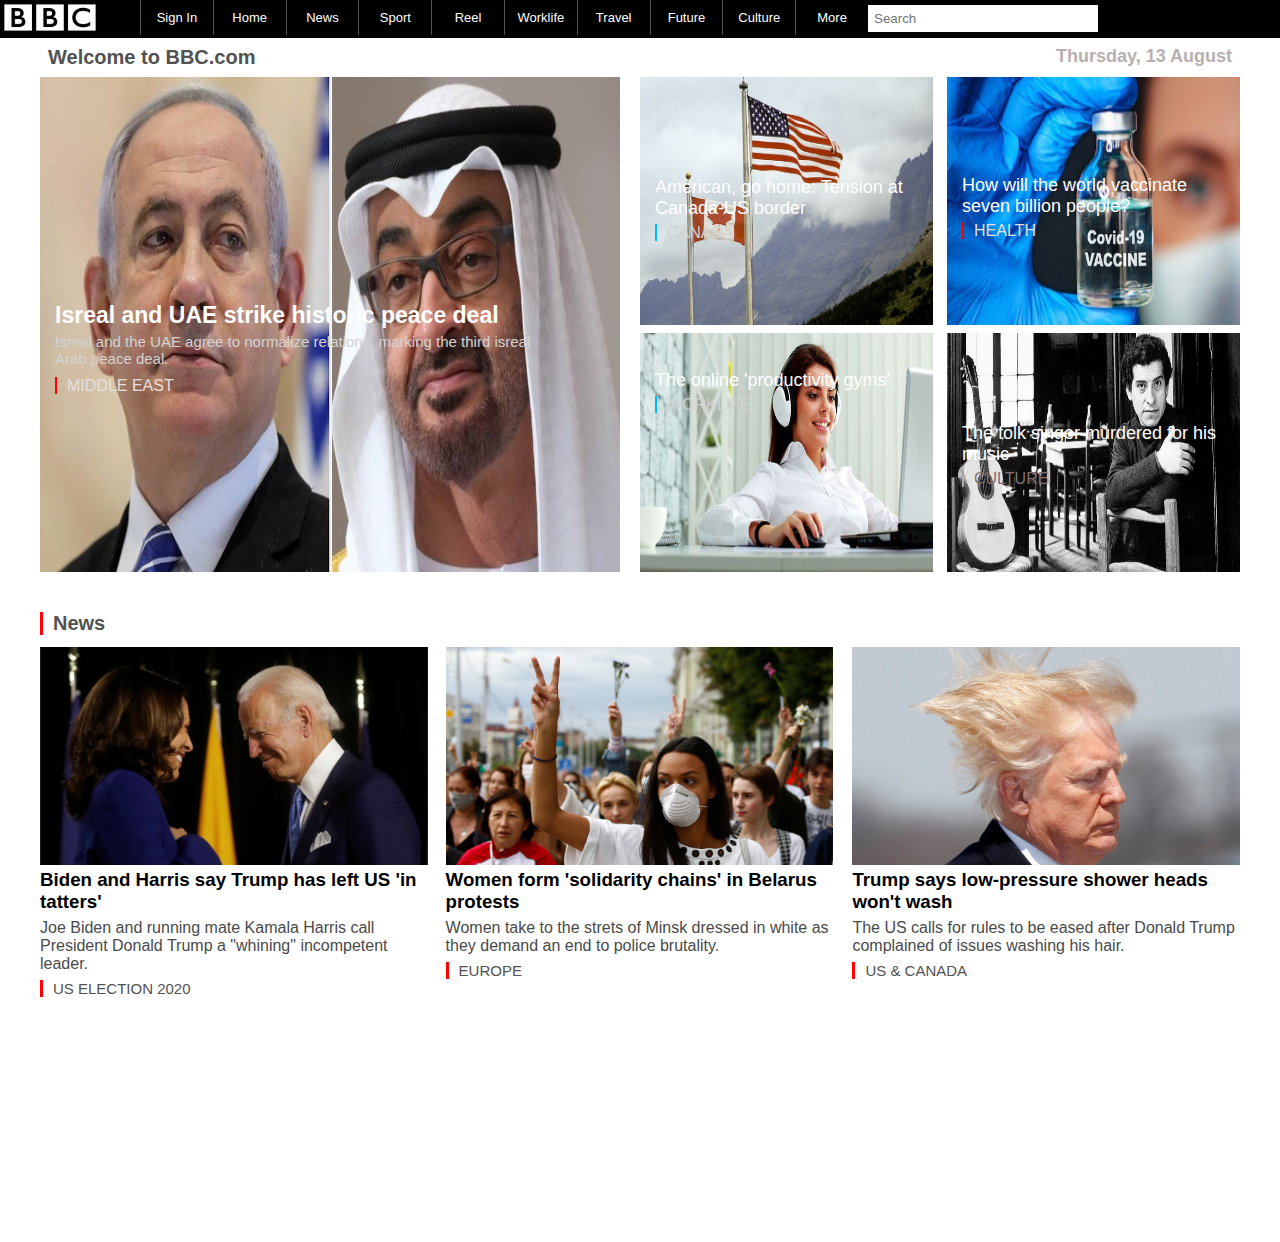
<file: BBC Landing Page/index.html>
<!DOCTYPE html>
<html lang="en">
  <head>
    <meta charset="UTF-8" />
    <meta http-equiv="X-UA-Compatible" content="IE=edge" />
    <meta name="viewport" content="width=device-width, initial-scale=1.0" />
    <link
      rel="stylesheet"
      href="https://use.fontawesome.com/releases/v5.15.4/css/all.css"
      integrity="sha384-DyZ88mC6Up2uqS4h/KRgHuoeGwBcD4Ng9SiP4dIRy0EXTlnuz47vAwmeGwVChigm"
      crossorigin="anonymous"
    />
    <link rel="stylesheet" href="bbc.css" />
    <title>Document</title>
  </head>
  <body>
    <header>
      <nav>
        <img src="./images/bbc-logo-black-and-white.png" alt="BBC" />
        <ul class="navList">
          <li class="navListItem" id="signIn">
            <span><i class="fas fa-user"></i></span>Sign In
          </li>
          <li class="navListItem"><a href="#home">Home</a></li>
          <li class="navListItem"><a href="#home">news</a></li>
          <li class="navListItem"><a href="#home">sport</a></li>

          <li class="navListItem"><a href="#home">reel</a></li>
          <li class="navListItem"><a href="#home">Worklife</a></li>
          <li class="navListItem"><a href="#home">Travel</a></li>
          <li class="navListItem"><a href="#home">future</a></li>
          <li class="navListItem"><a href="#home">Culture</a></li>

          <li class="navListItem">
            More
            <!-- <span><i class="fas fa-sort-down"></i></span> -->
          </li>
        </ul>
        <form action="">
          <input type="text" placeholder="Search" />
          <!-- <i class="fas fa-search"></i> -->
        </form>
      </nav>
    </header>

    <section id="home">
      <h2 class="homeDetails">Welcome to BBC.com</h2>
      <h2 class="homeDetails2">Thursday, 13 August</h2>

      <div class="homeDisplay">
        <article class="homeDisplayCard">
          <img src="./images/Isreal & UAE.jpg" alt="Isreal and UAE" srcset="" />
          <div class="homeHeader">
            <h1>Isreal and UAE strike historic peace deal</h1>
            <p class="homeParagraph">
              Isreal and the UAE agree to normalize relations, marking the third
              isreal Arab peace deal.
            </p>
            <span class="homeParagraph2">MIDDLE EAST</span>
          </div>
        </article>
        <section class="homeDisplayCard2">
          <div class="homefloatcard1">
            <article class="homeDisplay1">
              <img src="./images/canada-US border.jpg" alt="Canada-US border" />
              <div id="homeDisplayText">
                <h3 class="canadaAmerica">
                  American, go home: Tension at Canada-US border
                </h3>
                <span class="canada">CANADA</span>
              </div>
            </article>
            <article class="vaccine">
              <img src="./images/vaccine.jpg" alt="Vaccine" />
              <div id="homeDisplayText2">
                <h3 class="covidVaccine">
                  How will the world vaccinate seven billion people?
                </h3>
                <span class="health">HEALTH</span>
              </div>
            </article>
          </div>
          <div class="homefloatcard2">
            <article id="workLife">
              <img src="./images/the work gym.jpg" alt="Work Gym" />
              <div id="homeDisplayText3">
                <h3 class="onlineWork">The online 'productivity gyms'</h3>
                <span class="workLife">WORKLIFE</span>
              </div>
            </article>
            <article class="culture">
              <img src="./images/folks singer.jpg" alt="" />
              <div id="homeDisplayText4">
                <h3 class="folkSinger">
                  The folk singer murdered for his music
                </h3>
                <span class="culture1">CULTURE</span>
              </div>
            </article>
          </div>
        </section>
      </div>
    </section>

    <section id="news">
      <h2 class="newheader">News</h2>
      <div class="bbcNews">
        <article id="newCard1">
          <img src="./images/Joe Biden and Harris.jpg" alt="Joe and Harris" />
          <h3 class="newHead">
            Biden and Harris say Trump has left US 'in tatters'
          </h3>
          <p class="newsDescription">
            Joe Biden and running mate Kamala Harris call President Donald Trump
            a "whining" incompetent leader.
          </p>
          <span class="newsTitle">US ELECTION 2020</span>
        </article>
        <article id="newCard2">
          <img src="./images/Belarus election.jpg" alt="Belarus Election" />
          <h3 class="newHead">
            Women form 'solidarity chains' in Belarus protests
          </h3>
          <p class="newsDescription">
            Women take to the strets of Minsk dressed in white as they demand an
            end to police brutality.
          </p>
          <span class="newsTitle">EUROPE</span>
        </article>
        <article id="newCard3">
          <img src="./images/trump.jpg" alt="Trump" />
          <h3 class="newHead">
            Trump says low-pressure shower heads won't wash
          </h3>
          <p class="newsDescription">
            The US calls for rules to be eased after Donald Trump complained of
            issues washing his hair.
          </p>
          <span class="newsTitle">US & CANADA</span>
        </article>
      </div>
    </section>
  </body>
</html>
</file>
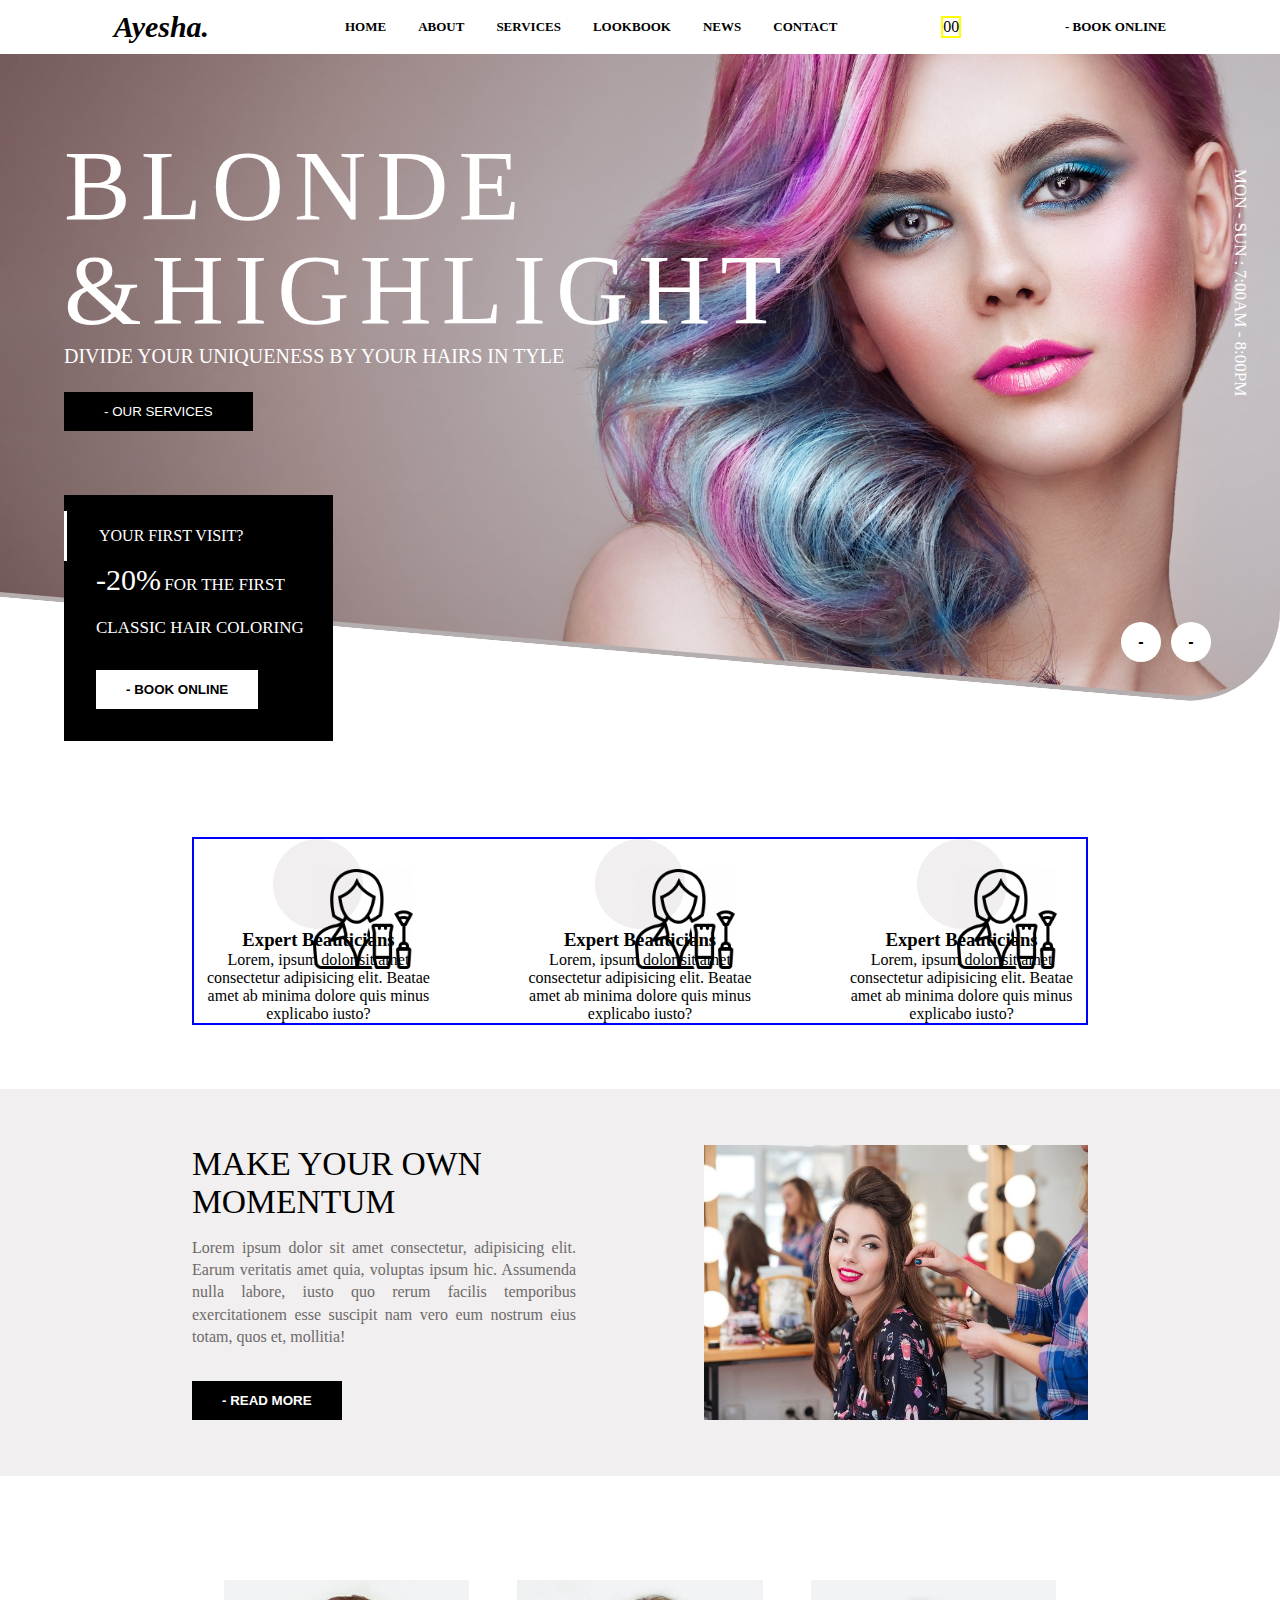
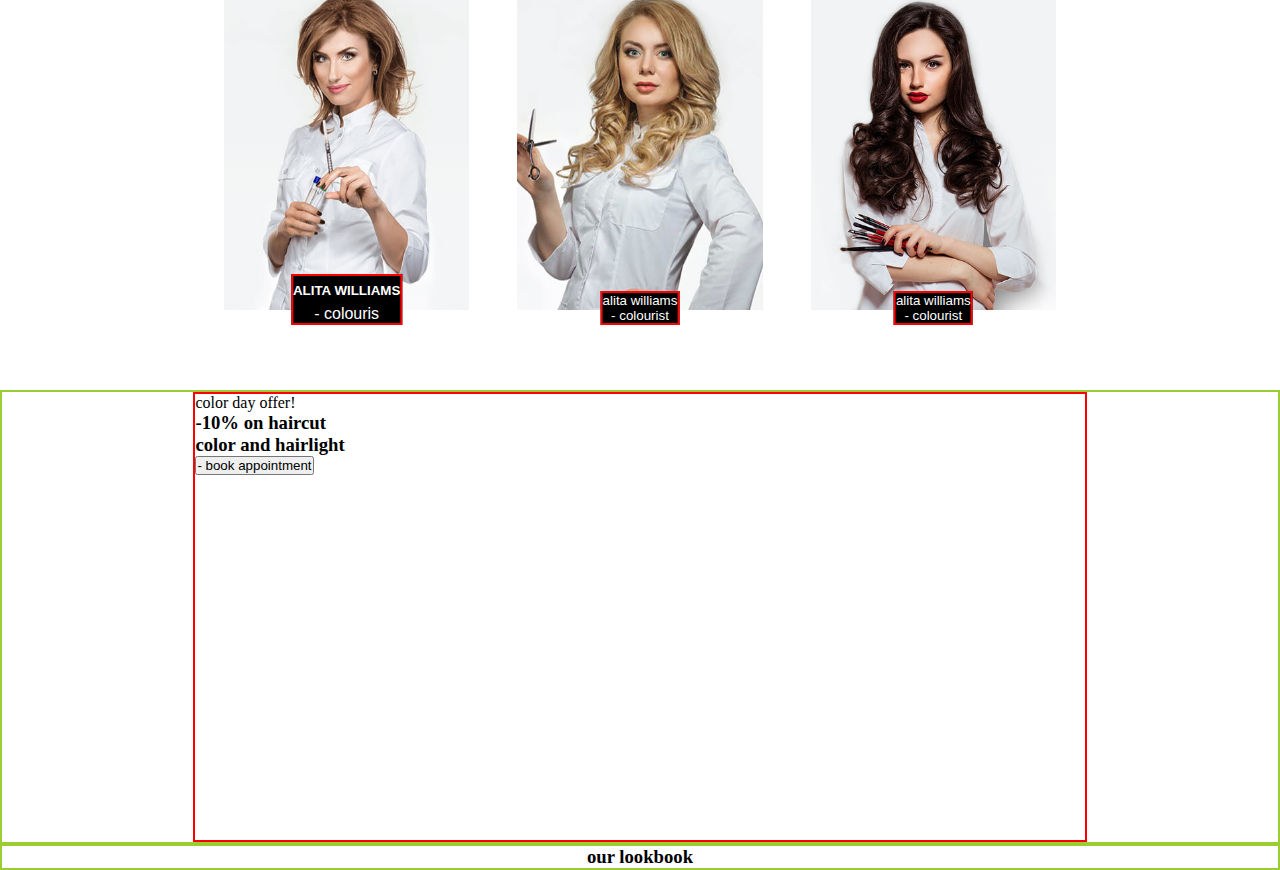
<file: Hair saloon/index.html>
<!DOCTYPE html>
<html lang="en">
  <head>
    <meta charset="UTF-8" />
    <meta http-equiv="X-UA-Compatible" content="IE=edge" />
    <meta name="viewport" content="width=device-width, initial-scale=1.0" />
    <link rel="stylesheet" href="hairSaloon.css" />
    <title>Hair Saloon</title>
  </head>
  <body>
    <header>
      <nav>
        <p class="navText">Ayesha.</p>
        <ul class="navList">
          <li class="navListItem"><a href="#home">home</a></li>
          <li class="navListItem"><a href="#home">about</a></li>
          <li class="navListItem"><a href="#home">services</a></li>
          <li class="navListItem"><a href="#home">lookbook</a></li>
          <li class="navListItem"><a href="#home">news</a></li>
          <li class="navListItem"><a href="#home">contact</a></li>
        </ul>
        <ul class="navIcon">
          <li class="naviconItem">0</li>
          <li class="naviconItem">0</li>
        </ul>
        <a class="bookings" href="#">- book online</a>
      </nav>
    </header>
    <section id="home">
      <article class="homeText">
        <div>
          <h1 class="homeHeader">
            blonde <br />
            &highlight
          </h1>
          <p class="homeParagraph">
            divide your uniqueness by your hairs in tyle
          </p>
          <button class="homeButton">- our services</button>
        </div>
        <p class="openings">mon - sun : 7:00AM - 8:00PM</p>
      </article>
      <article class="homeCard">
        <div class="BookingsCard">
          <p class="firstVisit">your first visit?</p>
          <p class="forTheFirst">
            <span class="percentage">-20%</span>for the first
          </p>
          <p class="forTheFirst" id="hairColouring">classic hair coloring</p>
          <button class="cardButton">- book online</button>
        </div>
        <div class="cardslider">
          <button class="prevKey">-</button>
          <button class="nextKey">-</button>
        </div>
      </article>
    </section>
    <section>
      <div class="aboutCard slideIn">
        <div class="aboutImg4"></div>
        <!-- <h2 class="aboutCardHeader">Open API</h2> -->
        <p class="aboutCardPara" id="aboutLastChild">
          <!-- Manage your savings, investment, pension, and much more from one -->
          <!-- account. Tracking your money has never been easier. -->
        </p>
      </div>
    </section>
    <section id="about">
      <article class="aboutPage">
        <div class="aboutCard">
          <div class="ashCircle">
            <figure class="aboutIcon">
              <img src="./photos/3353413.png" alt="" srcset="" />
            </figure>
          </div>
          <h3>Expert Beauticians</h3>
          <p>
            Lorem, ipsum dolor sit amet consectetur adipisicing elit. Beatae
            amet ab minima dolore quis minus explicabo iusto?
          </p>
        </div>
        <div class="aboutCard">
          <div class="ashCircle">
            <figure class="aboutIcon">
              <img src="./photos/3353413.png" alt="" srcset="" />
            </figure>
          </div>
          <h3>Expert Beauticians</h3>
          <p>
            Lorem, ipsum dolor sit amet consectetur adipisicing elit. Beatae
            amet ab minima dolore quis minus explicabo iusto?
          </p>
        </div>
        <div class="aboutCard">
          <div class="ashCircle">
            <figure class="aboutIcon">
              <img src="./photos/3353413.png" alt="" srcset="" />
            </figure>
          </div>
          <h3>Expert Beauticians</h3>
          <p>
            Lorem, ipsum dolor sit amet consectetur adipisicing elit. Beatae
            amet ab minima dolore quis minus explicabo iusto?
          </p>
        </div>
      </article>
    </section>
    <section id="services">
      <article class="servicesArticle">
        <div class="servicesCard">
          <h1 class="serviceHeader">make your own momentum</h1>
          <p class="serviceParagraph">
            Lorem ipsum dolor sit amet consectetur, adipisicing elit. Earum
            veritatis amet quia, voluptas ipsum hic. Assumenda nulla labore,
            iusto quo rerum facilis temporibus exercitationem esse suscipit nam
            vero eum nostrum eius totam, quos et, mollitia!
          </p>
          <button class="serviceButton">- Read more</button>
        </div>
        <figure class="servicePicture">
          <img src="./photos/FLUCUe3XEAwVqJw.jpg" alt="Hair Saloon" srcset="" />
        </figure>
      </article>
    </section>
    <section id="team">
      <article class="teamArticle">
        <!-- <div> -->
        <div class="teamImage">
          <img src="./photos/FLUCUfiXEB42VCS.jpg" alt="" srcset="" />
          <button class="teamButton">
            <h4 class="teamName">alita williams</h4>
            <p class="jobRole">- colouris</p>
            <!-- alita williams <span class="jobRole">- colourist</span> -->
          </button>
        </div>
        <!-- </div> -->
        <div>
          <div class="teamImage">
            <img src="./photos/FLUCUgIX0AALBnI.jpg" alt="" srcset="" />
            <button class="teamButton">
              alita williams <span>- colourist</span>
            </button>
          </div>
        </div>
        <div>
          <div class="teamImage">
            <img src="./photos/FLUCfS2X0AEFgrj.jpg" alt="" srcset="" />
            <button class="teamButton">
              alita williams <span>- colourist</span>
            </button>
          </div>
        </div>
      </article>
    </section>
    <section id="colorDay">
      <article class="colorArticle">
        <p>color day offer!</p>
        <h3>-10% on haircut</h3>
        <h3>color and hairlight</h3>
        <button>- book appointment</button>
      </article>
    </section>
    <section id="lookbook">
      <h3 class="lookbook">our lookbook</h3>
    </section>
  </body>
</html>
</file>
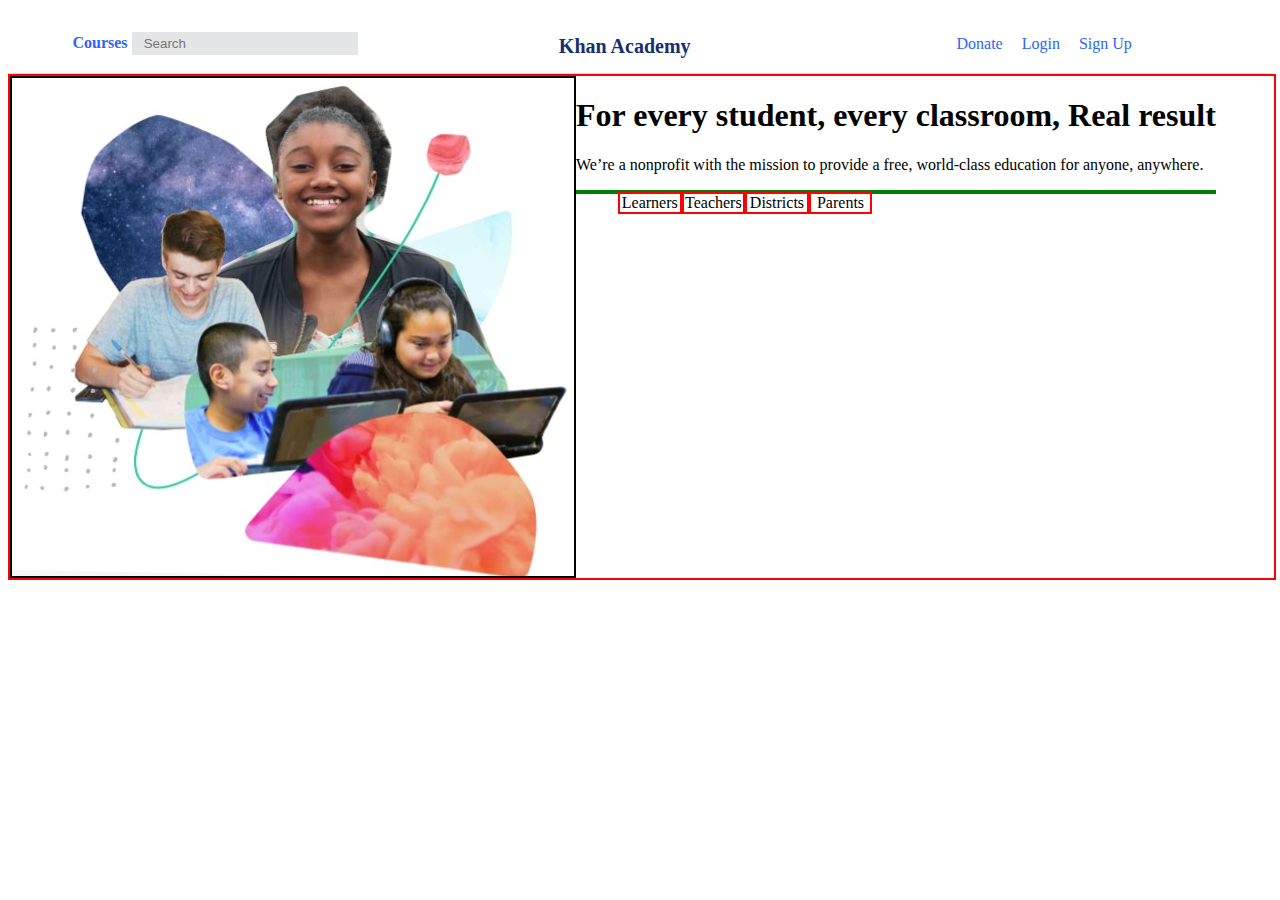
<file: Khan Academy/index.html>
<!DOCTYPE html>
<html lang="en">
  <head>
    <meta charset="UTF-8" />
    <meta http-equiv="X-UA-Compatible" content="IE=edge" />
    <meta name="viewport" content="width=, initial-scale=1.0" />
    <link rel="stylesheet" href="style.css" />
    <link
      rel="stylesheet"
      href="https://use.fontawesome.com/releases/v5.15.4/css/all.css"
      integrity="sha384-DyZ88mC6Up2uqS4h/KRgHuoeGwBcD4Ng9SiP4dIRy0EXTlnuz47vAwmeGwVChigm"
      crossorigin="anonymous"
    />
    <title>Khan Academy</title>
  </head>
  <body>
    <header class="final-header">
      <nav class="no-border">
        <div class="left-box no-border">
          <p>Courses</p>
          <input placeholder="Search" />
          <!-- <span><i class="fa-regular fa-magnifying-glass"></i></span> -->
        </div>
        <div class="center-box no-border">
          <h2>Khan Academy</h2>
        </div>
        <div class="right-box no-border">
          <ul>
            <li>Donate</li>
            <li>Login</li>
            <li>Sign Up</li>
          </ul>
        </div>
      </nav>
    </header>

    <section class="home">
      <img src="./images/khan academy2.jpg" alt="Khan Academy" />
      <div class="homeText">
        <h1>For every student, every classroom, Real result</h1>
        <p>
          We’re a nonprofit with the mission to provide a free, world-class
          education for anyone, anywhere.
        </p>
        <ul class="khanGroups">
          <li class="khanGroupsItem">Learners</li>
          <li class="khanGroupsItem">Teachers</li>
          <li class="khanGroupsItem">Districts</li>
          <li class="khanGroupsItem">Parents</li>
        </ul>
      </div>
    </section>
    <section>
      <!-- <h1 class="KhanAbout">Why Khan Academy works</h1> -->
    </section>
  </body>
</html>
</file>
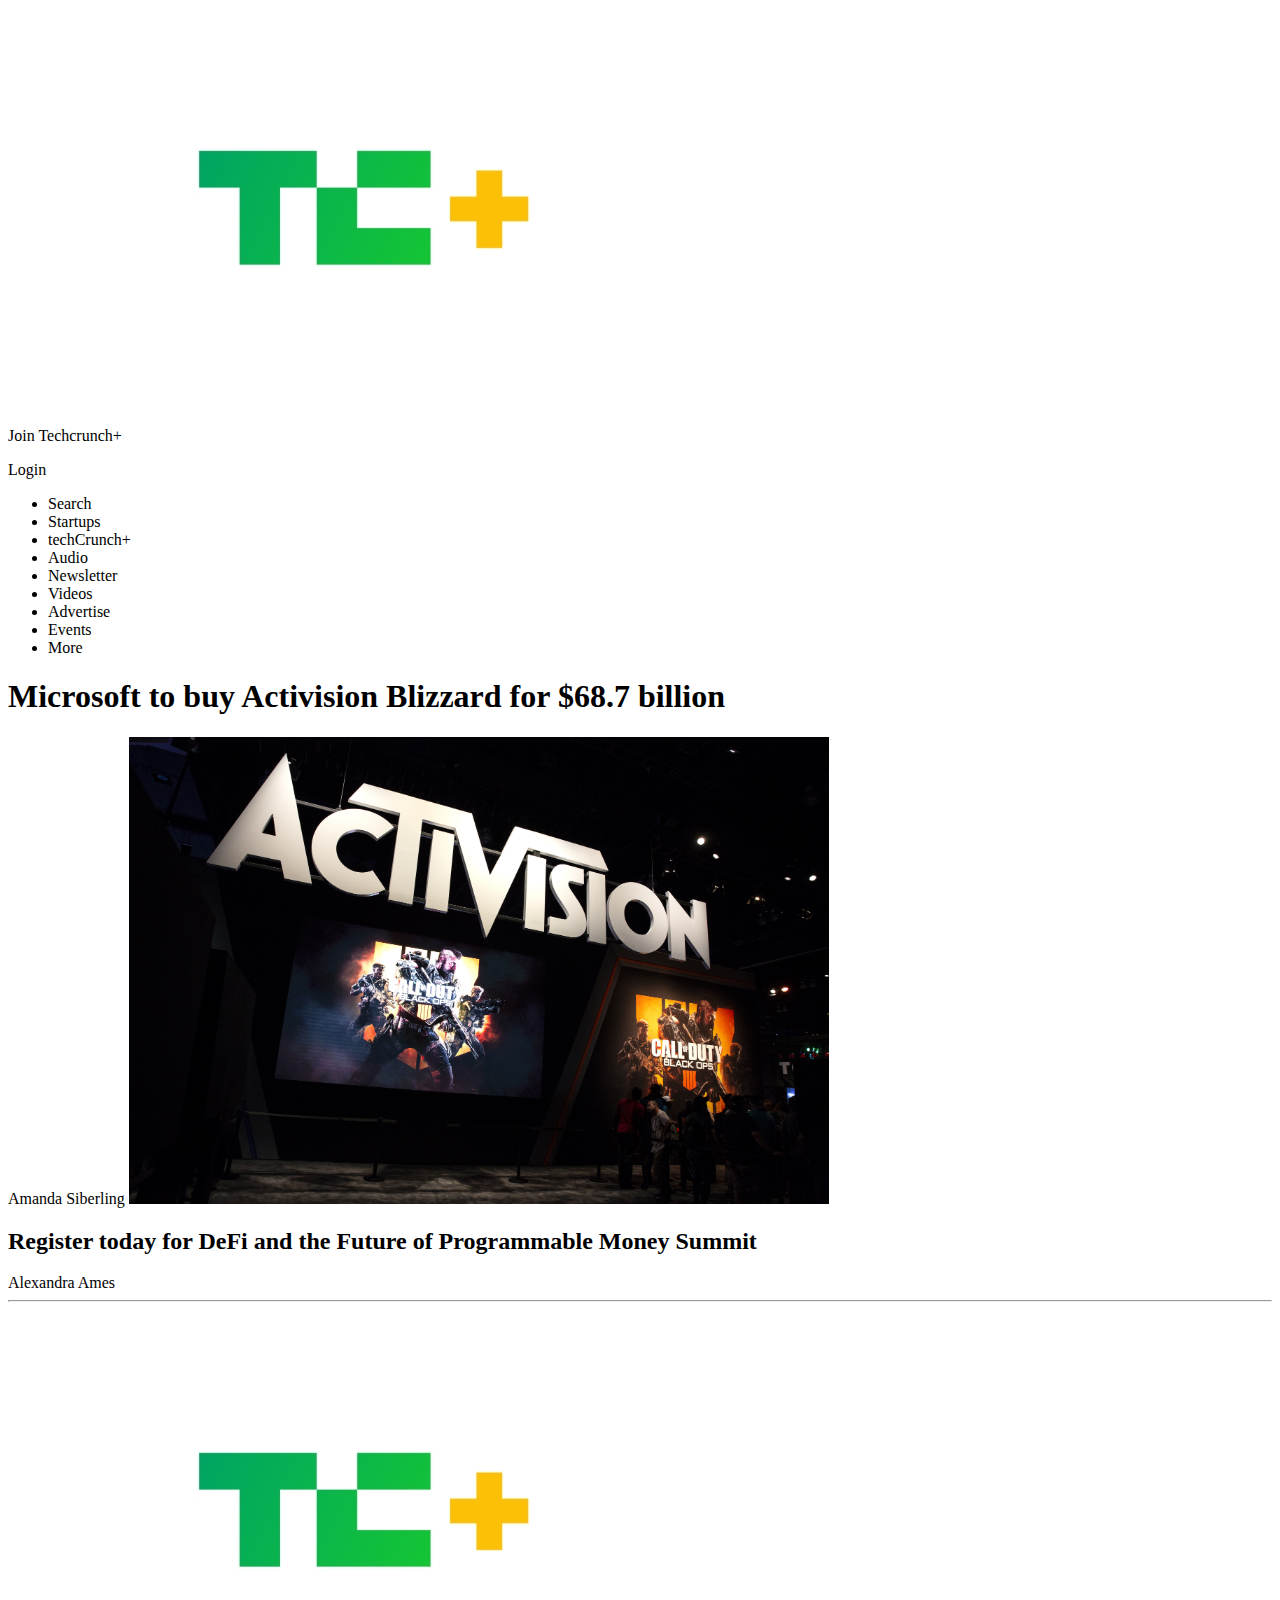
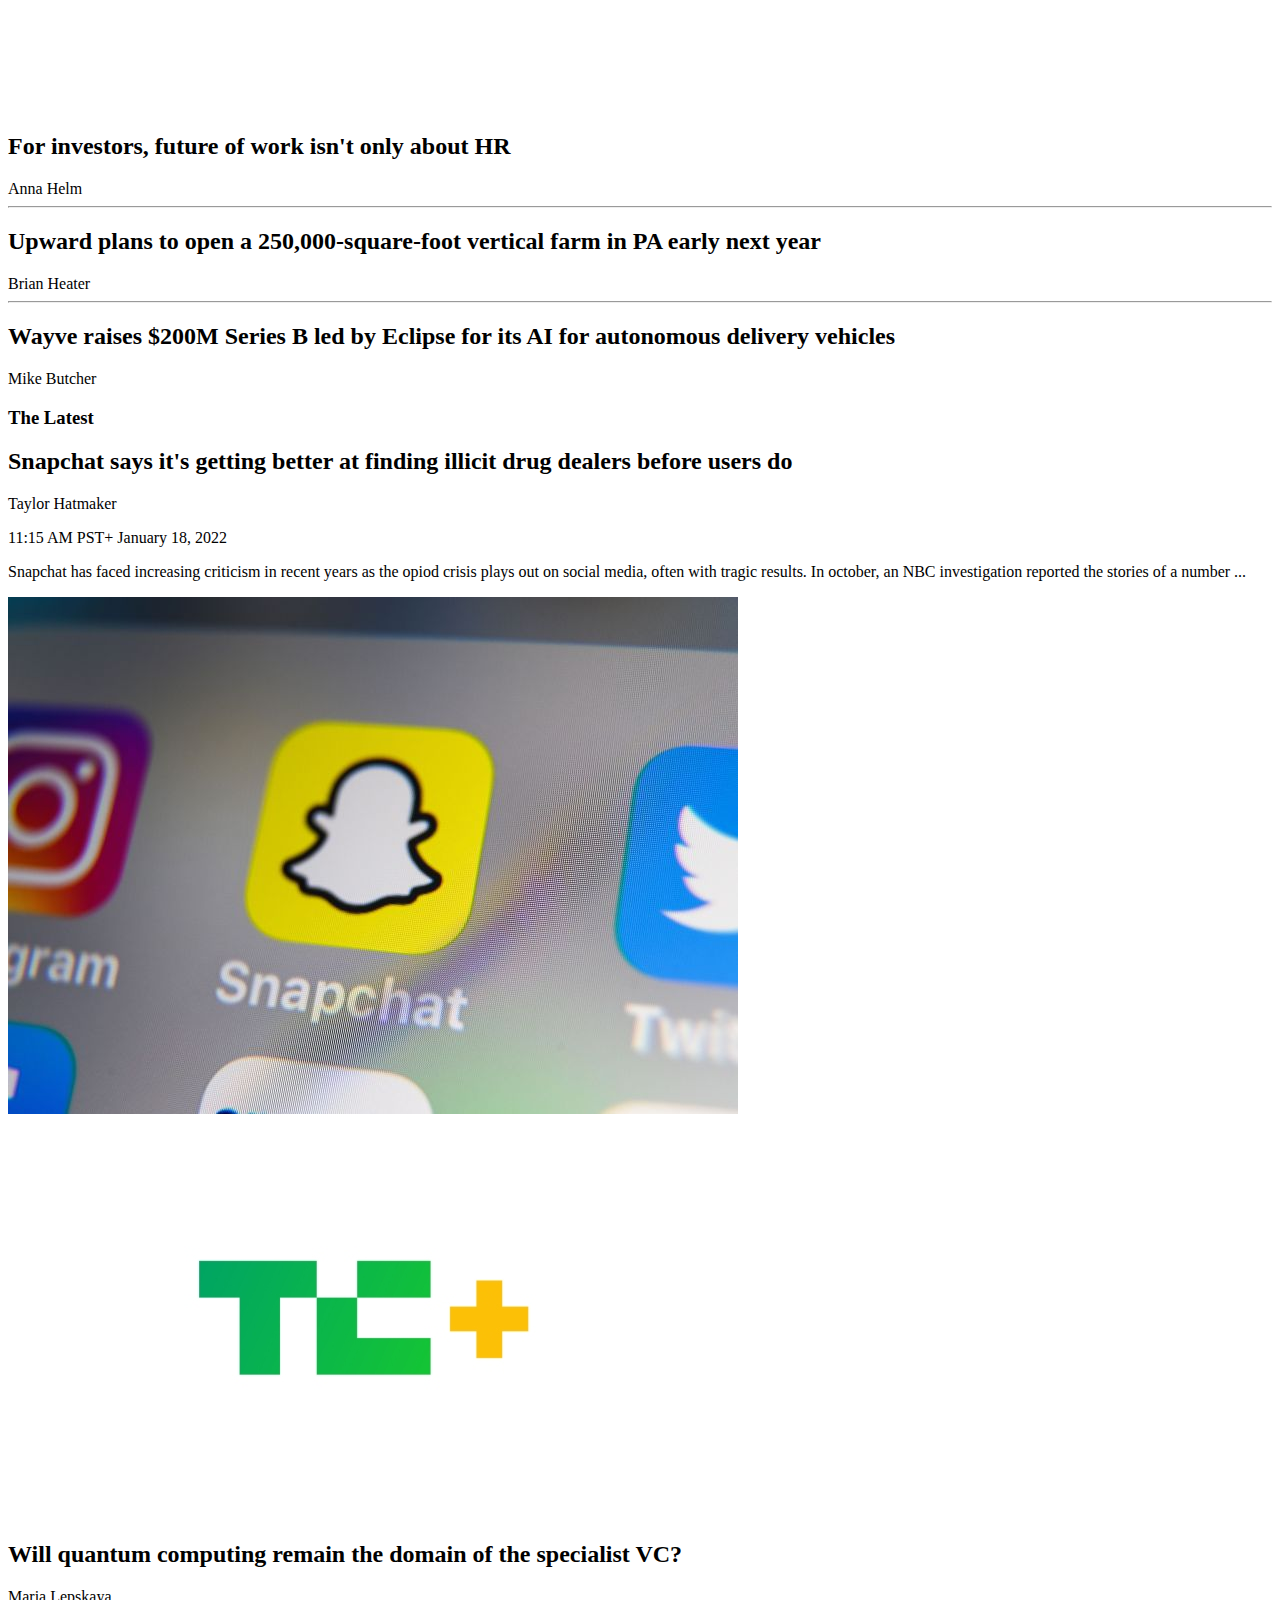
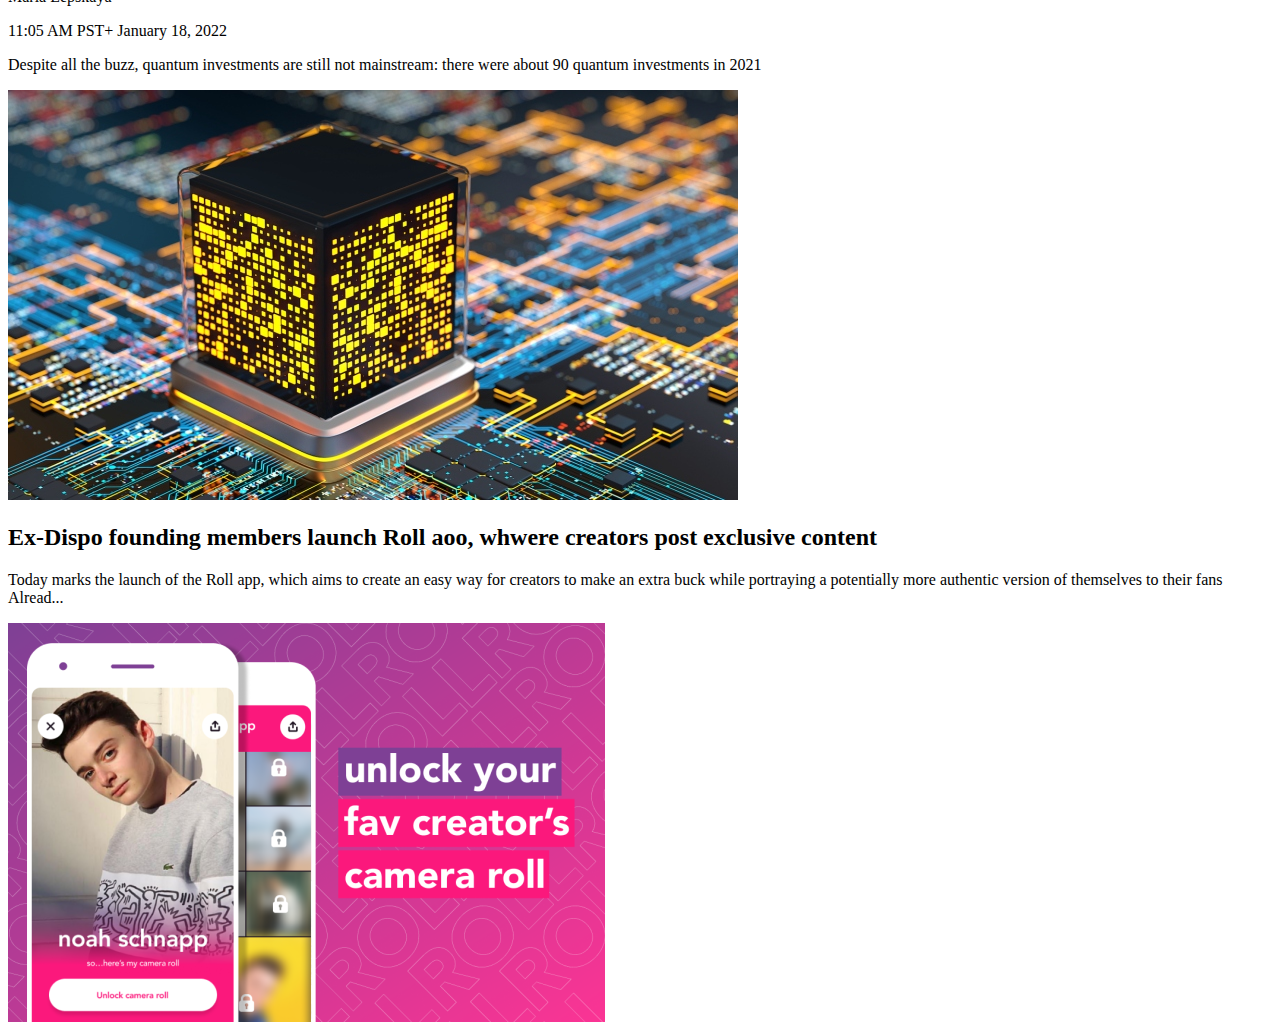
<file: Tech Crunch/index.html>
<!DOCTYPE html>
<html lang="en">
  <head>
    <meta charset="UTF-8" />
    <meta http-equiv="X-UA-Compatible" content="IE=edge" />
    <meta name="viewport" content="width=device-width, initial-scale=1.0" />
    <title>Tech Crunch</title>
  </head>
  <body>
    <nav>
      <img src="./images/tech cruch logo.jpg" alt="Tech Crunch" />
      <p>Join Techcrunch+</p>
      <span>Login</span>
      <ul>
        <li>Search<span></span></li>
        <li>Startups</li>
        <li>techCrunch+</li>
        <li>Audio</li>
        <li>Newsletter</li>
        <li>Videos</li>
        <li>Advertise</li>
        <li>Events</li>
        <li>More</li>
      </ul>
    </nav>
    <main>
      <section>
        <h1>Microsoft to buy Activision Blizzard for $68.7 billion</h1>
        <span>Amanda Siberling</span>
        <img src="./images/activision.jpg" width="700px" alt="Activision" />
      </section>
      <aside>
        <h2>
          Register today for DeFi and the Future of Programmable Money Summit
        </h2>
        <span>Alexandra Ames</span>
        <hr />
        <img src="./images/tech cruch logo.jpg" alt="" srcset="" />
        <h2>For investors, future of work isn't only about HR</h2>
        <span>Anna Helm</span>
        <hr />
        <h2>
          Upward plans to open a 250,000-square-foot vertical farm in PA early
          next year
        </h2>
        <span>Brian Heater</span>
        <hr />
        <h2>
          Wayve raises $200M Series B led by Eclipse for its AI for autonomous
          delivery vehicles
        </h2>
        <span>Mike Butcher</span>
      </aside>
    </main>

    <section>
      <h3>The Latest</h3>
      <div>
        <h2>
          Snapchat says it's getting better at finding illicit drug dealers
          before users do
        </h2>
        <span>Taylor Hatmaker</span>
        <p>11:15 AM PST+ January 18, 2022</p>
      </div>
      <div>
        <p>
          Snapchat has faced increasing criticism in recent years as the opiod
          crisis plays out on social media, often with tragic results. In
          october, an NBC investigation reported the stories of a number ...
        </p>
      </div>
      <img src="./images/snapchat.jpg" alt="" />
    </section>
    <section>
      <div>
        <img src="./images/tech cruch logo.jpg" alt="" />
        <h2>Will quantum computing remain the domain of the specialist VC?</h2>
        <span>Maria Lepskaya</span>
        <p>11:05 AM PST+ January 18, 2022</p>
      </div>
      <div>
        <p>
          Despite all the buzz, quantum investments are still not mainstream:
          there were about 90 quantum investments in 2021
        </p>
      </div>
      <img src="./images/quantum.jpg" alt="quantum" />
    </section>
    <section>
      <div>
        <h2>
          Ex-Dispo founding members launch Roll aoo, whwere creators post
          exclusive content
        </h2>
      </div>
      <div>
        <p>
          Today marks the launch of the Roll app, which aims to create an easy
          way for creators to make an extra buck while portraying a potentially
          more authentic version of themselves to their fans Alread...
        </p>
      </div>
      <img src="./images/Feature-Banner-Fan-Side.png" alt="" />
    </section>
  </body>
</html>
</file>
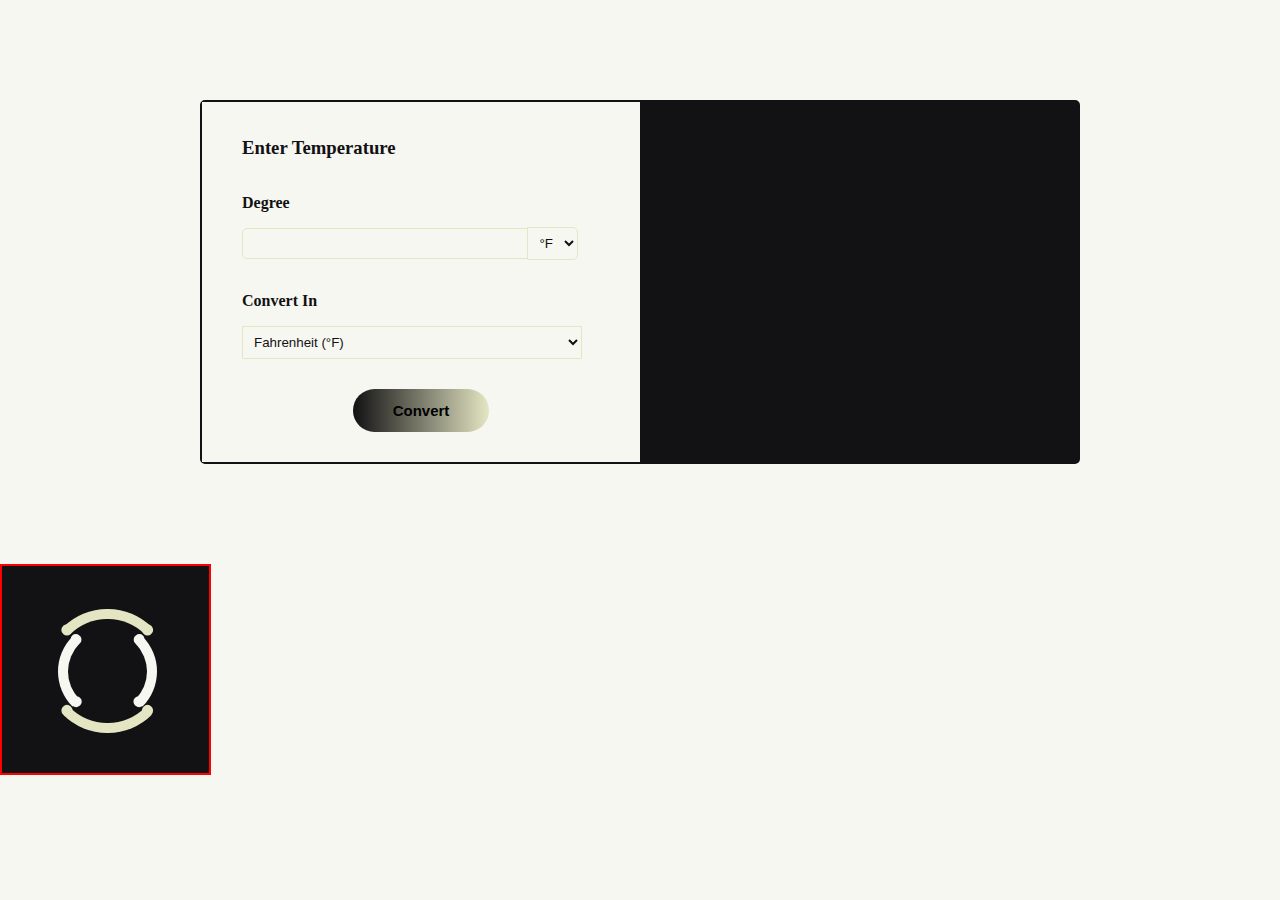
<file: Temp Converter/index.html>
<!DOCTYPE html>
<html lang="en">
  <head>
    <meta charset="UTF-8" />
    <meta http-equiv="X-UA-Compatible" content="IE=edge" />
    <meta name="viewport" content="width=device-width, initial-scale=1.0" />
    <link rel="stylesheet" href="css/temp.css" />

    <title>Temperature Converter</title>
  </head>
  <body class="color">
    <main>
      <section class="calculateTemp">
        <h3>enter temperature</h3>
        <form id="chooseDegree">
          <label class="tempDegree" for="degree">Degree</label>
          <br />
          <input type="text" name="degree" id="degreeInput" />
          <select id="selectDegree">
            <option id="degFahr" value="Fahrenheit">&deg;F</option>
            <option id="degCels" value="Celsius">&deg;C</option>
          </select>
        </form>

        <form class="convertTemp">
          <label class="covertIn" for="degree">Convert In</label> <br />
          <select name="" id="selectTemp">
            <option id="tFahr" value="Fahrenheit">Fahrenheit (&deg;F)</option>
            <option id="tCel" value="Celsius">Celsius (&deg;C)</option>
          </select>
          <button id="convert">Convert</button>
        </form>
      </section>
      <section class="answer">
        <section class="calcAnswer">
          <h1 id="tempAnswer"><span id="degreeIcon"></span></h1>
        </section>
      </section>
    </main>
    <div class="loadingio-spinner-double-ring-2tn9i13i2dx">
      <div class="ldio-iig5ip14tj">
        <div></div>
        <div></div>
        <div><div></div></div>
        <div><div></div></div>
      </div>
    </div>
    <script src="temp.js"></script>
  </body>
</html>
</file>
<file: BBC Landing Page/bbc.css>
* {
  border: 0;
  margin: 0;
  box-sizing: border-box;
}
body {
  font-family: Arial, Helvetica, sans-serif;
}

header {
  height: 38px;
  /* border: 2px solid red; */
  background-color: black;
  color: white;
  font-size: 13px;
  font-weight: lighter;
  font-family: Arial, Helvetica, sans-serif;
  text-transform: capitalize;
  /* padding-left: 0; */
}
nav * {
  /* border: 1px solid yellow; */
  float: left;
  width: 10%;
  color: white;
  display: block;
}
nav img {
  /* border: 2px solid red; */
  width: 100px;
}

nav ul {
  /* border: 3px solid yellow; */
  width: 60%;
  text-align: center;
  align-items: center;
}

nav form input {
  /* border: 2px solid red; */
  width: 180%;
  padding: 6px;
  margin-top: 5px;
}
.navListItem {
  /* border: 2px solid red; */
  border-left: 1px solid rgb(82, 82, 82);
  padding: 10px;
}
.navListItem a {
  /* border: 2px solid yellow; */
  width: 100%;
  text-decoration: none;
  align-items: center;
  text-align: center;
}
.homeDetails {
  /* border: 2px solid yellowgreen; */
  float: left;
  color: rgb(82, 82, 82);
  font-weight: bolder;
  padding: 8px;
  font-size: 20px;
}
.homeDetails2 {
  /* border: 2px solid yellowgreen; */
  color: rgb(185, 175, 175);
  float: right;
  font-size: 18px;
  padding: 8px;
  font-weight: bolder;
}
#home {
  padding-left: 40px;
  padding-right: 40px;
}

.homeDisplay {
  /* border: 2px solid red; */
  height: 55vh;
  color: white;
  clear: both;
}
.homeDisplayCard {
  /* border: 2px solid yellow; */
  width: 50%;
  position: relative;
  float: left;
  padding-right: 20px;
  height: 100%;
}
.homeDisplayCard img {
  width: 100%;
  height: 100%;
}

.homeHeader {
  /* border: 2px solid red; */
  position: absolute;
  top: 225px;
  padding-left: 15px;
}

h1 {
  /* border: 2px solid blue; */
  font-size: 23px;
  margin-bottom: 4px;

  /* font-weight: bold; */
}
.homeParagraph {
  /* border: 2px solid red; */
  color: #d3d3d3;
  font-size: 15px;
  margin-right: 5.9375rem;
  padding-bottom: 10px;
  /* font-weight: bold; */
}
.homeParagraph2 {
  /* border: 2px solid rebeccapurple; */
  color: rgb(228, 224, 224);
  border-left: 2px solid red;
  align-items: center;
  text-align: center;
  padding-left: 10px;
}
.homeDisplayCard2 {
  /* border: 2px solid purple; */
  width: 50%;
  float: right;
  height: 100%;
}
.homeDisplay1 {
  /* border: 2px solid orange; */
  width: 50%;
  float: left;
  position: relative;
  padding-right: 7px;
  height: 100%;
}
.homefloatcard1 {
  /* border: 2px solid blue; */
  height: 50%;
}
#homeDisplayText {
  /* border: 2px solid red; */
  position: absolute;
  top: 100px;
  padding-left: 15px;
}
.canadaAmerica,
.covidVaccine,
.onlineWork,
.folkSinger {
  /* border: 2px solid yellow; */
  color: #ffffff;
  font-size: 18px;
  margin-bottom: 5px;
  font-weight: lighter;
}

.canada,
.workLife {
  color: #d3d3d3;
  border-left: 2px solid rgb(0, 183, 255);
  align-items: center;
  text-align: center;
  padding-left: 10px;
}
#homeDisplayText2 {
  /* border: 2px solid red; */
  position: absolute;
  top: 175px;
  padding-left: 15px;
  margin-right: 3rem;
}
.health {
  color: rgb(228, 224, 224);
  border-left: 2px solid red;
  padding-left: 10px;
}

.homeDisplay1 img {
  width: 100%;
  height: 100%;
}

.vaccine {
  /* border: 2px solid green; */
  width: 50%;
  float: right;
  padding-left: 7px;
  height: 100%;
}
.vaccine img {
  width: 100%;
  height: 100%;
}
.homefloatcard2 {
  /* border: 2px solid black; */
  clear: both;
  padding-top: 8px;
  height: 50%;
  /* padding-bottom: 30px; */
}
#workLife {
  /* border: 2px solid orange; */
  width: 50%;
  float: left;
  padding-right: 7px;
  height: 100%;
}

#workLife img {
  width: 100%;
  height: 100%;
}
.culture {
  /* border: 2px solid orange; */
  width: 50%;
  float: right;
  position: relative;
  padding-left: 7px;
  height: 100%;
}
.culture img {
  width: 100%;
  height: 100%;
}
#homeDisplayText3 {
  /* border: 2px solid yellow; */
  position: absolute;
  top: 370px;
  padding-left: 15px;
  /* margin-right: 5rem; */
}
.workLife {
  /* font-weight: bolder; */
}
#homeDisplayText4 {
  /* border: 2px solid yellow; */
  position: absolute;
  top: 90px;
  padding-left: 15px;
}
.culture1 {
  /* border: 2px solid red; */
  color: #836f6f;
  border-left: 2px solid rgb(173, 169, 169);
  padding-left: 10px;
}

#news {
  /* border: 3px solid purple; */
  height: 70vh;
  margin-top: 2.5rem;
  padding-left: 40px;
  padding-right: 40px;
}
.newheader {
  /* border: 1px solid blue; */
  color: rgb(82, 82, 82);
  border-left: 3px solid red;
  padding-left: 10px;
  margin-bottom: 12px;
  font-size: 20px;
}

.bbcNews {
  /* border: 2px solid red; */
  display: inline-block;
  width: 100%;
}
#newCard1 {
  /* border: 2px solid yellow; */
  width: 32.3%;
  float: left;
}
#newCard1 img {
  width: 100%;
  /* border: 1px solid red; */
  height: 50%;
}
#newCard2 {
  /* border: 2px solid rebeccapurple; */
  width: 32.3%;
  float: left;
  margin: 0 1.5%;
}
#newCard2 img {
  /* border: 3px solid red; */
  width: 100%;
  height: 50%;
}
#newCard3 {
  /* border: 2px solid yellow; */
  width: 32.3%;
  float: right;
}
#newCard3 img {
  /* border: 3px solid red; */
  width: 100%;
  height: 50%;
}
.newsDescription {
  /* border: 2px solid red; */
  color: #4a4a4a;
  font-size: 16px;
  margin-top: 0.4rem;
  margin-bottom: 0.4rem;
}
.newsTitle {
  /* border: 2px solid blue; */
  color: rgb(82, 82, 82);
  border-left: 3px solid red;
  padding-left: 10px;
  font-size: 15px;
}
</file>
<file: Hair saloon/hairSaloon.css>
* {
  padding: 0;
  margin: 0;
  box-sizing: border-box;
}
body {
  font-family: Cambria, Cochin, Georgia, Times, "Times New Roman", serf;
}
header {
  background-color: white;

  /* border: 2px solid black; */
}
nav {
  /* border: 2px solid red; */

  width: 100%;
  padding: 10px;
  display: flex;
  flex-direction: row;
  justify-content: space-evenly;
  text-align: center;
  align-items: center;
}

.navText {
  font-size: 30px;
  font-style: italic;
  font-weight: 550;
}

.navList {
  display: flex;
  flex-direction: row;
  /* border: 2px solid red; */
}
.navListItem {
  margin-left: 2rem;
  list-style: none;
  text-transform: uppercase;
  font-size: 13px;
  font-weight: 700;
}
.navList,
a {
  text-decoration: none;
  color: black;
}
.navIcon {
  border: 2px solid yellow;
  display: flex;
  flex-direction: row;
  list-style: none;
  justify-content: space-around;
  /* margin-right: 8rem; */
}
.naviconItem {
  /* border: 2px solid red; */
}
.bookings {
  text-transform: uppercase;
  font-size: 13px;
  font-weight: 700;
}
#home {
  /* border: 2px solid red; */
  position: relative;
}

#home::before {
  /* border: 4px solid rebeccapurple; */
  position: absolute;
  content: "";
  background-image: url(./photos/hair\ salon\ banner.jpg);
  height: 650px;
  width: 100%;
  background-position: top;
  background-repeat: no-repeat;
  background-size: cover;
  border-bottom-right-radius: 100px;
  transform: skewY(5deg);
  transform-origin: right bottom;
  z-index: -1;
  border-bottom: 5px solid rgb(180, 174, 174);
}
.homeText {
  /* border: 2px solid yellow; */
  padding-top: 5rem;
  max-width: 90%;
  margin: auto;
  display: grid;
  grid-template-columns: 4fr 1fr;
  /* margin-left: 6rem; */
}
.homeHeader {
  /* border: 2px solid red; */
  width: 90%;
  font-size: 100px;
  font-weight: lighter;
  line-height: 6.5rem;
  text-transform: uppercase;
  color: white;
  letter-spacing: 10px;
  font-family: Cambria, Cochin, Georgia, Times, "Times New Roman", serif;
}
.homeParagraph {
  /* border: 2px solid blue; */
  text-transform: uppercase;
  color: white;
  font-size: 20px;
  padding-top: 0.2rem;
}
.homeButton {
  border: none;
  padding: 12px 40px;
  color: white;
  background: black;
  text-transform: uppercase;
  margin-top: 1.5rem;
}
.openings {
  /* border: 2px solid blue; */
  transform: rotate(90deg);
  text-align: center;
  align-items: center;
  color: white;
  font-size: 17px;
  font-weight: lighter;
  text-transform: uppercase;
  /* width: 100%; */
}
.homeCard {
  /* border: 2px solid red; */
  display: flex;
  flex-direction: row;
  justify-content: space-between;
  align-items: center;
  max-width: 90%;
  margin: auto;
  /* margin-left: 6rem; */
}
.BookingsCard {
  /* border: 2px solid yellow; */
  color: white;
  background: black;
  /* width: 20%; */
  margin-top: 4rem;
}
.firstVisit {
  /* border: 2px solid green; */
  border-left: 3px solid white;
  margin: 1rem 0 0 0;
  padding: 1rem 1rem 1rem 2rem;
  text-transform: uppercase;
}
.forTheFirst {
  /* border: 2px solid yellow; */
  padding: 0.1rem 1.8rem 0.5rem 2rem;
  font-size: 17px;
  text-transform: uppercase;
}
#hairColouring {
  /* border: 2px solid red; */
  margin-top: 0.7rem;
}
.percentage {
  /* border: 2px solid red; */
  font-weight: lighter;
  margin-right: 0.2rem;
  font-size: 30px;
}
.cardButton {
  border: none;
  padding: 12px 30px;
  color: black;
  background: white;
  text-transform: uppercase;
  margin: 1.5rem 0 2rem 2rem;
  font-weight: bolder;
}
.cardslider {
  /* border: 2px solid yellow; */
  margin-top: 7rem;
  display: flex;
  flex-direction: row;
  /* justify-content: space-between; */
}
.prevKey,
.nextKey {
  border: 2px solid red;
  /* padding: 0.8rem; */
  border: none;
  background-color: white;
  width: 40px;
  height: 40px;
  border-radius: 50%;
  text-align: center;
  font-size: 16px;
  margin: 0 5px;
  cursor: pointer;
  font-weight: bolder;
  /* border-radius: 80%; */
}
#about {
  /* border: 2px solid red; */
  margin-top: 6rem;
}
.aboutPage {
  border: 2px solid blue;
  display: grid;
  grid-template-columns: 1fr 1fr 1fr;
  grid-gap: 4.54rem;
  /* justify-content: space-around; */
  width: 70%;
  margin: auto;
}
.aboutCard {
  /* border: 2px solid black; */
  align-items: center;
  text-align: center;
}
.ashCircle {
  /* border: 2px solid yellow; */
  width: 90px;
  height: 90px;
  background-color: rgb(241, 239, 239);
  border-radius: 50%;
  position: relative;
  align-items: center;
  top: 0;
  left: 50%;
  transform: translate(-50%);
}
.aboutIcon {
  position: absolute;
  width: 100px;
  height: 100px;
  /* border: 2px solid green; */
  top: 30px;
  left: 40px;
}
.aboutIcon img {
  width: 100%;
  height: 100%;
}
#services {
  padding: 3.5rem 0 3.5rem 0;
  /* border: 2px solid red; */
  margin-top: 4rem;
  background-color: rgb(241, 239, 239);
}
.servicesArticle {
  /* border: 2px solid yellow; */
  display: grid;
  grid-template-columns: 1fr 1fr;
  max-width: 70%;
  margin: auto;
  grid-gap: 8rem;
}
.servicesCard {
  /* border: 2px solid purple; */
}
.serviceHeader {
  /* border: 3px solid red; */
  text-transform: uppercase;
  font-size: 2.1rem;
  margin-bottom: 1rem;
  font-weight: lighter;
  /* font-family: Georgia, "Times New Roman", Times, serif; */
}
.serviceParagraph {
  /* border: 2px solid green; */
  font-size: 16px;
  text-align: justify;
  line-height: 1.4rem;
  margin-bottom: 2rem;
  font-weight: lighter;
  color: rgb(110, 106, 106);
  /* font-family: Georgia, "Times New Roman", Times, serif; */
}
.serviceButton {
  /* border: 2px solid red; */
  border: none;
  padding: 12px 30px;
  color: white;
  background: black;
  text-transform: uppercase;
  font-weight: bolder;
}
.servicePicture {
  /* border: 2px solid green; */
}
.servicePicture img {
  width: 100%;
  height: 100%;
}
#team {
  /* border: 2px solid red; */
  margin-top: 6.5rem;
  /* pa */
}
.teamArticle {
  /* border: 2px solid green; */
  /* width: 160px; */
  /* border: 2px solid blue; */
  display: grid;
  grid-template-columns: 1fr 1fr 1fr;
  grid-gap: 3rem;
  /* justify-content: space-around; */
  width: 65%;
  margin: auto;
}
.teamImage {
  /* border: 2px solid blue; */
  height: 330px;
  position: relative;
  cursor: pointer;
  /* padding-top: 2rem; */
}
.teamImage img {
  width: 100%;
  height: 100%;
}
.teamImage img:hover {
  /* transform: scale(1.1); */
}
.teamButton {
  position: absolute;
  border: none;
  border: 2px solid red;
  background-color: black;
  color: white;
  bottom: -15px;
  left: 50%;
  transform: translate(-50%);
  display: flex;
  flex-direction: column;
}
.teamName {
  /* border: 2px solid green; */
  /* margin: 0 auto; */
  text-transform: uppercase;
  margin: 7px 0;
  /* font-size: 10px;
  display: block; */
}
.jobRole {
  /* border: 2px solid yellow; */
  font-size: 16px;
}
#colorDay {
  border: 2px solid yellowgreen;
  margin-top: 5rem;
}
.colorArticle {
  border: 2px solid red;
  max-width: 70%;
  margin: auto;
  height: 50vh;
  /* background-image: url(./) */
  /* background-image: url(./photos/color\ hair.jpg);
  background-position: center;
  background-size: cover;
  background-repeat: no-repeat; */
}
#lookbook {
  border: 2px solid yellowgreen;
  text-align: center;
}
</file>
<file: Khan Academy/style.css>
header {
  color: #2e65f2;
}

nav {
  width: 100%;
  height: 65px;
  /* border: 2px solid red; */
}

.left-box,
.center-box,
.right-box {
  float: left;
  width: 32%;
  height: 50px;
  margin: 10px 0 0 5px;
  text-align: center;
}

/* LEFT BOX */

.left-box {
  /* border: 2px solid orange; */
}

.left-box p {
  display: inline-block;
  font-weight: bold;
}

.left-box input {
  /* border: 2px soli; */
  width: 50%;
  border: none;
  background-color: #e3e5e6;
  padding: 1% 3%;
}

.left-box p,
.left-box input {
  /* margin-top: 10px; */
}

/* CENTER BOX */

.center-box h2 {
  color: #152f70;
  font-size: 20px;
  /* margin-top: 25px; */
}

.right-box ul {
  list-style: none;
  /* margin-top: 25px; */
  margin-right: 5px;
}

.right-box li {
  display: inline;
  font-size: 16px;
  line-height: 20px;
  padding-right: 10px;
  margin-right: 5px;
}

/* FINAL HEADER */

.final-header {
  border-bottom: 1px solid rgba(102, 102, 102, 0.24);
}

.no-border {
  /* border: none; */
}
.home {
  border: 2px solid red;
  width: 100%;
  overflow: auto;
}
.home > img {
  border: 2px solid black;
  float: left;
}
.homeText {
  /* border: 2px solid red; */
  float: left;
}
.khanGroups {
  border: 2px solid green;
  list-style: none;
}

.khanGroupsItem {
  border: 2px solid red;
  float: left;
  width: 10%;
  /* height: 50px; */
  /* margin: 10px 0 0 5px; */
  text-align: center;
}
</file>
<file: Temp Converter/css/temp.css>
.color {
  --answer-color: #121113;
  --calculate-color: #f7f7f2;
  --button-color: #e4e6c3;
}

* {
  margin: 0;
  padding: 0;
  box-sizing: border-box;
}

body {
  width: 100%;
  /* height: 100vh; */
  background-color: var(--calculate-color);
}
main {
  border: 2px solid var(--answer-color);
  display: grid;
  grid-template-columns: 1fr 1fr;
  margin: 100px auto;
  max-width: 55rem;
  border-radius: 5px;
}
.calculateTemp {
  background-color: var(--calculate-color);
  color: var(--answer-color);
  padding: 0 40px;
}
h3 {
  /* border: 2px solid red; */
  color: var(--answer-color);
  text-transform: capitalize;
  margin: 35px 0px;
}
#chooseDegree {
  /* border: 2px solid red; */
  margin-bottom: 2rem;
}

.tempDegree,
.covertIn {
  /* border: 2px solid yellow; */
  font-weight: bold;
}

#degreeInput {
  /* border: 2px solid red; */
  width: 80%;
  padding: 7px;
  border-top-left-radius: 5px;
  border-bottom-left-radius: 5px;
  margin-top: 1rem;
  outline: none;
  border: 1px solid var(--button-color);
  background-color: var(--calculate-color);
}
#selectDegree {
  /* border: 2px solid red; */
  background-color: var(--calculate-color);
  border: 1px solid var(--button-color);
  padding: 7px;
  margin-left: -5px;
  border-top-right-radius: 5px;
  border-bottom-right-radius: 5px;
  color: var(--answer-color);
}
option {
  /* background-color: var(--answer-color); */
  /* color: var(--calculate-color); */
  /* appearance: none; */
}

.answer {
  /* border: 2px solid yellow; */
  background-color: var(--answer-color);
  color: var(--calculate-color);
}
.convertTemp {
  /* border: 2px solid teal; */
}
.covertIn {
  /* border: 1px solid red; */
}
#selectTemp {
  /* border: 2px solid red; */
  width: 95%;
  padding: 7px;
  border: 5px;
  margin-top: 1rem;
  outline: none;
  border: 1px solid var(--button-color);
  background-color: var(--calculate-color);
  color: var(--answer-color);
}
button {
  border: none;
  padding: 0.8rem 2.5rem;
  border-radius: 25px;
  text-transform: capitalize;
  background-image: linear-gradient(
    to right,
    var(--answer-color),
    var(--button-color)
  );
  font-weight: 700;
  font-size: 15px;
  cursor: pointer;
  display: block;
  margin: 30px auto;
}
.calcAnswer {
  /* border: 2px solid red; */
  align-items: center;
  text-align: center;
  position: relative;
  top: 40%;
}

.tempIcon {
  /* border: 2px solid yellowgreen; */
  position: relative;
}
h1 {
  font-size: 38px;
  position: relative;
}
#degreeIcon {
  font-size: 20px;
  position: absolute;
  color: var(--calculate-color);
}

.loadingio-spinner-double-ring-2tn9i13i2dx {
  border: 2px solid red;
}

@keyframes ldio-iig5ip14tj {
  0% {
    transform: rotate(0);
  }
  100% {
    transform: rotate(360deg);
  }
}
.ldio-iig5ip14tj div {
  box-sizing: border-box !important;
}
.ldio-iig5ip14tj > div {
  position: absolute;
  width: 124.49px;
  height: 124.49px;
  top: 43.254999999999995px;
  left: 43.254999999999995px;
  border-radius: 50%;
  border: 10.549999999999999px solid #000;
  border-color: #e4e6c3 transparent #e4e6c3 transparent;
  animation: ldio-iig5ip14tj 1.7543859649122806s linear infinite;
}

.ldio-iig5ip14tj > div:nth-child(2),
.ldio-iig5ip14tj > div:nth-child(4) {
  width: 99.16999999999999px;
  height: 99.16999999999999px;
  top: 55.915px;
  left: 55.915px;
  animation: ldio-iig5ip14tj 1.7543859649122806s linear infinite reverse;
}
.ldio-iig5ip14tj > div:nth-child(2) {
  border-color: transparent #f7f7f2 transparent #f7f7f2;
}
.ldio-iig5ip14tj > div:nth-child(3) {
  border-color: transparent;
}
.ldio-iig5ip14tj > div:nth-child(3) div {
  position: absolute;
  width: 100%;
  height: 100%;
  transform: rotate(45deg);
}
.ldio-iig5ip14tj > div:nth-child(3) div:before,
.ldio-iig5ip14tj > div:nth-child(3) div:after {
  content: "";
  display: block;
  position: absolute;
  width: 10.549999999999999px;
  height: 10.549999999999999px;
  top: -10.549999999999999px;
  left: 46.419999999999995px;
  background: #e4e6c3;
  border-radius: 50%;
  box-shadow: 0 113.94px 0 0 #e4e6c3;
}
.ldio-iig5ip14tj > div:nth-child(3) div:after {
  left: -10.549999999999999px;
  top: 46.419999999999995px;
  box-shadow: 113.94px 0 0 0 #e4e6c3;
}

.ldio-iig5ip14tj > div:nth-child(4) {
  border-color: transparent;
}
.ldio-iig5ip14tj > div:nth-child(4) div {
  position: absolute;
  width: 100%;
  height: 100%;
  transform: rotate(45deg);
}
.ldio-iig5ip14tj > div:nth-child(4) div:before,
.ldio-iig5ip14tj > div:nth-child(4) div:after {
  content: "";
  display: block;
  position: absolute;
  width: 10.549999999999999px;
  height: 10.549999999999999px;
  top: -10.549999999999999px;
  left: 33.76px;
  background: #f7f7f2;
  border-radius: 50%;
  box-shadow: 0 88.61999999999999px 0 0 #f7f7f2;
}
.ldio-iig5ip14tj > div:nth-child(4) div:after {
  left: -10.549999999999999px;
  top: 33.76px;
  box-shadow: 88.61999999999999px 0 0 0 #f7f7f2;
}
.loadingio-spinner-double-ring-2tn9i13i2dx {
  width: 211px;
  height: 211px;
  display: inline-block;
  overflow: hidden;
  background: #121113;
}
.ldio-iig5ip14tj {
  width: 100%;
  height: 100%;
  position: relative;
  transform: translateZ(0) scale(1);
  backface-visibility: hidden;
  transform-origin: 0 0; /* see note above */
}
.ldio-iig5ip14tj div {
  box-sizing: content-box;
}
</file>
